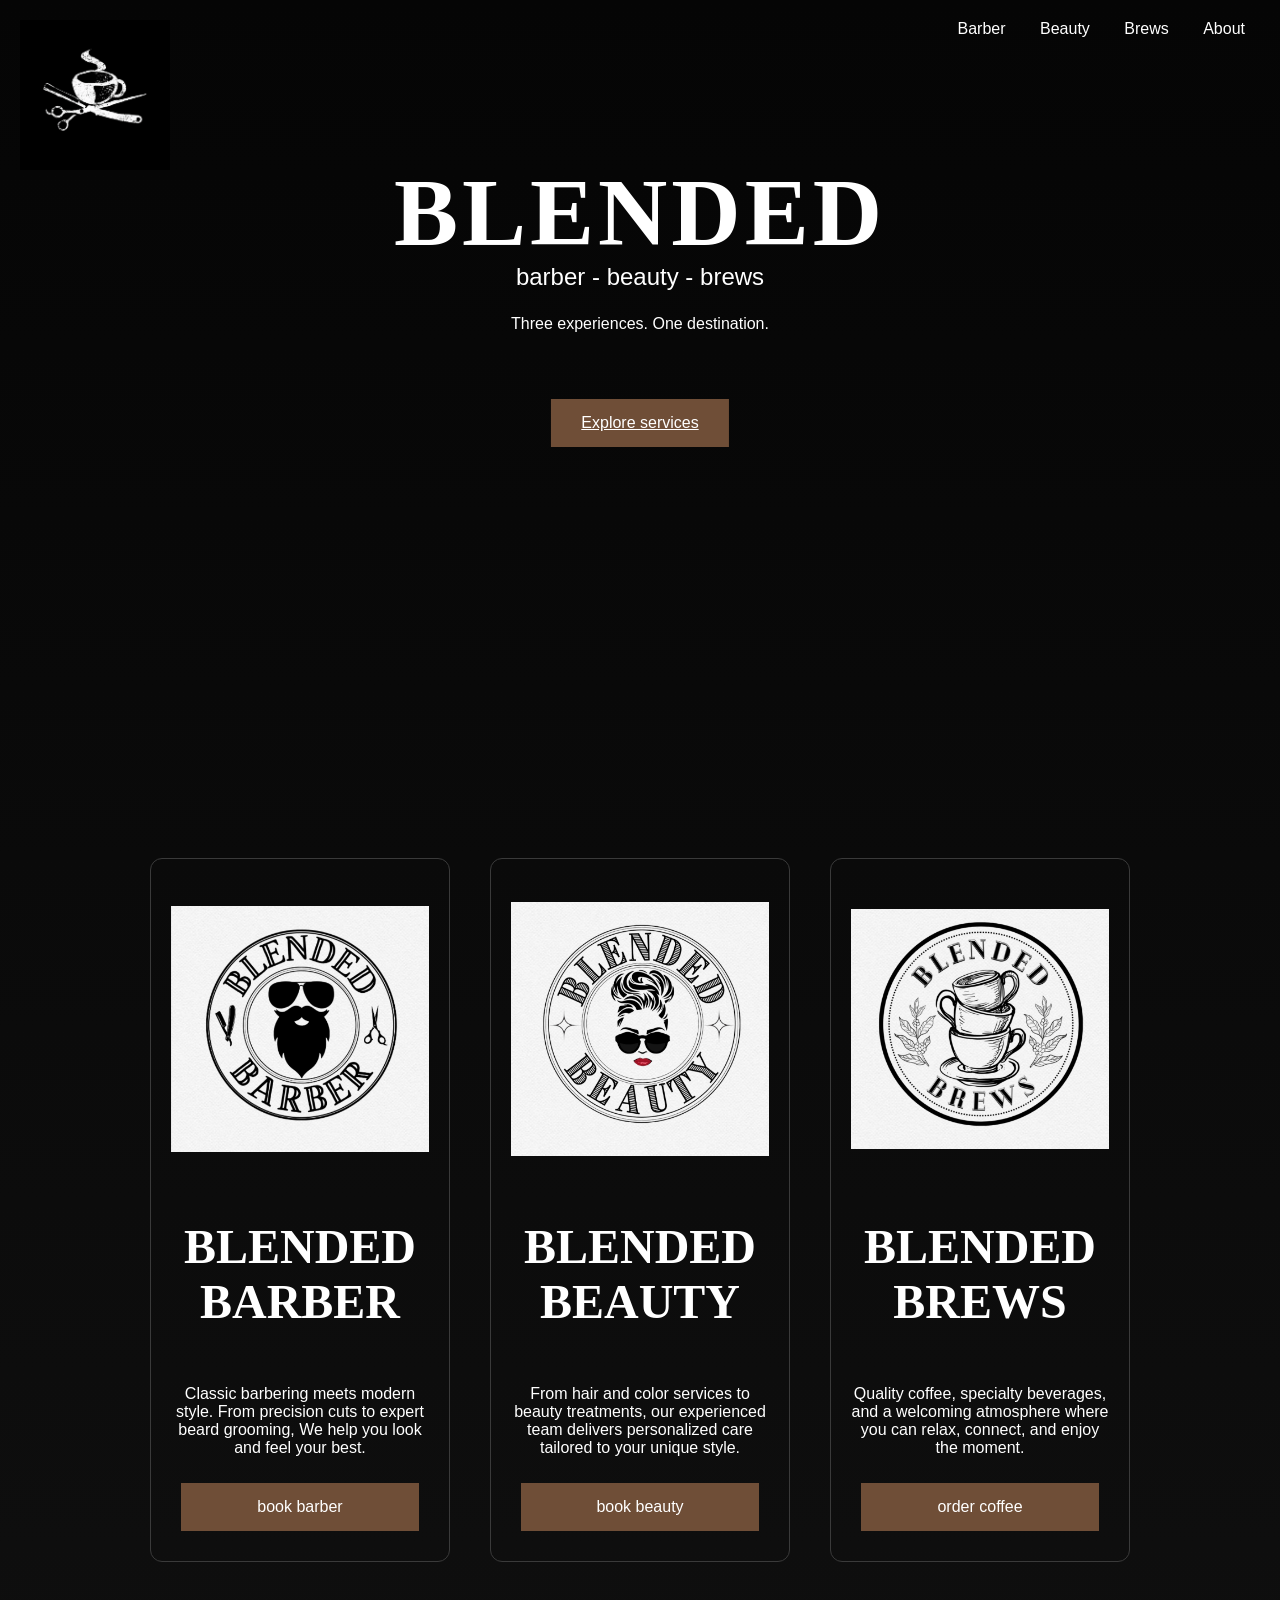
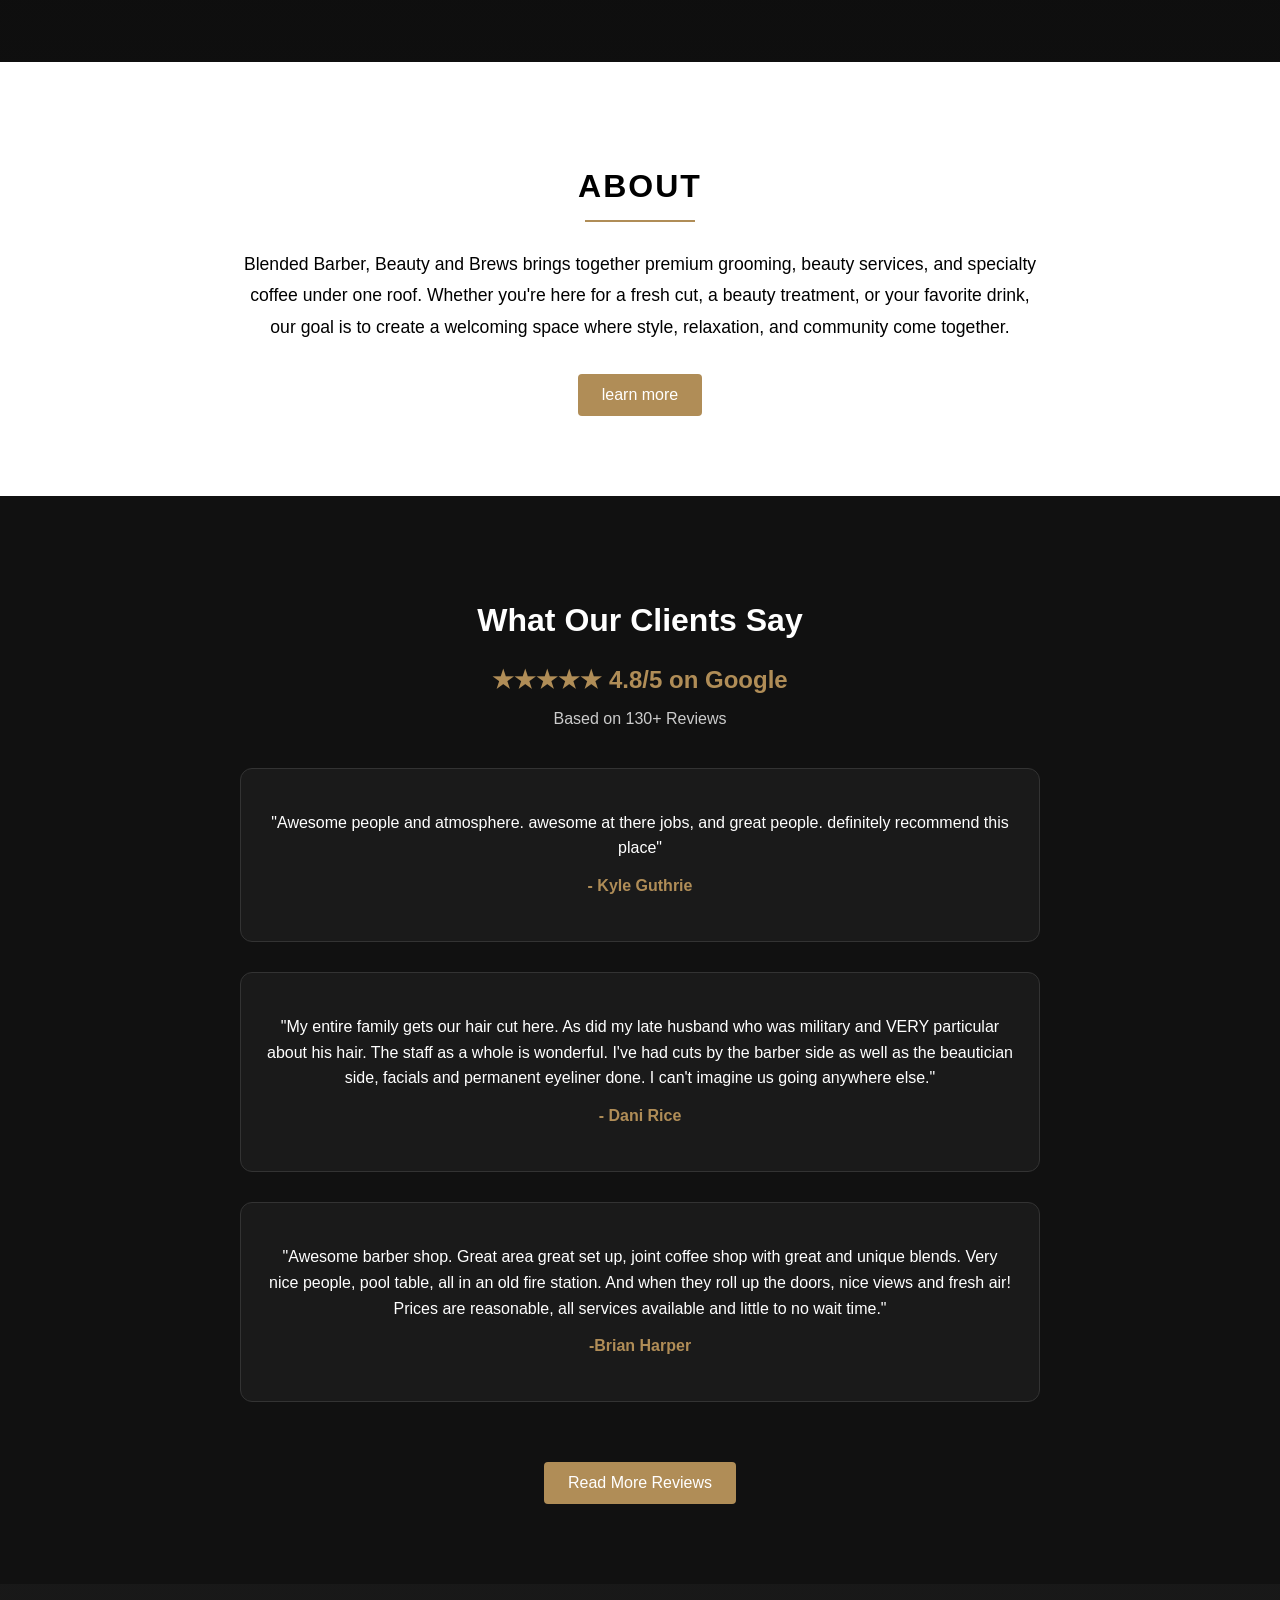
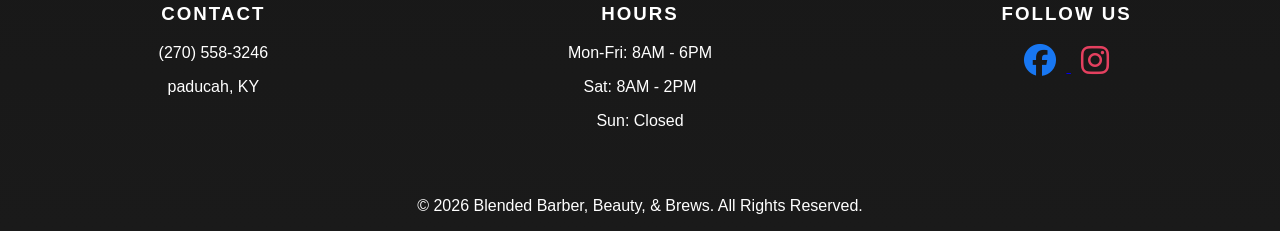
<file: index.html>
<!DOCTYPE html>
<html lang="en">
    
   
 <head>  
        <meta charset="UTF-8">
        <meta name="viewport" content="width=device-width, initial-scale=1.0">
        <title>BLENDED BARBER BEAUTY & BREWS</title>
        <link href="https://fonts.googleeapis.com/css2?family=Bodoni+Moda : wght@700&display=swap" rel="stylesheet">
        <link rel="stylesheet" href="style.css">
        <link rel="stylesheet" href="https://cdnjs.cloudflare.com/ajax/libs/font-awesome/6.5.2/css/all.min.css">
        
</head>

<body>
    <img class="logo" src="images/blended.logo.PNG" alt="blended logo">

<nav>

        <a href="#">Barber</a>
        <a href="#">Beauty</a>
        <a href="#">Brews</a>
        <a href="#">About</a>
</nav>

<header class="hero">
     <div class="hero-text">
         <h1>BLENDED</h1>  
    <div class="line">
     <p>
        <span class="barber-text">barber</span>
        <span class="barber-">-</span>
        <span class="beauty-text">beauty</span>
        <span class="beauty-">-</span>
        <span class="brews-text">brews</span>
     </p>
         </div> 
         <div class="line2">
         <p>Three experiences. One destination.</p>
      <a href="#services" class="explore-btn">Explore services</a>
    </div>
    </div>
</header>  

<section id="services">

 <div id="barber">
    <img class="service-img" src="images/barber.logo.JPG" alt="barber image">
     <h2>blended barber</h2>
     <p>Classic barbering meets modern style. From precision cuts to expert beard grooming, We help you look and feel your best.</p>
    <button>book barber</button>
 </div>

 <div id="beauty">
        <img class="service-img" src="images/beauty.logo.JPG" alt="beauty image">
        <h2>blended beauty</h2>
        <p>From hair and color services to beauty treatments, our experienced team delivers personalized care tailored to your unique style.</p>
        <button>book beauty</button>
 </div>

 <div id="brews">
        <img class="service-img" src="images/brews.logo.JPG" alt="brews image">
        <h2>blended brews</h2>
        <p>Quality coffee, specialty beverages, and a welcoming atmosphere where you can relax, connect, and enjoy the moment.</p>
        <button>order coffee</button>
 </div>

</section>

<section class="about">

    <h2>About</h2>
        <p> Blended Barber, Beauty and Brews brings together premium grooming, beauty services, and specialty coffee under one roof. Whether you're here for a fresh cut, a beauty treatment, or your favorite drink, our goal is to create a welcoming space where style, relaxation, and community come together.</p>
             <a href="about.html" class="about-btn">learn more</a>   

</section>

<section class="reviews">
    <h2>What Our Clients Say</h2>

    <div class="google-rating">
        <h3>&#9733;&#9733;&#9733;&#9733;&#9733; 4.8/5 on Google</h3>
        <p>Based on 130+ Reviews</p>    
    </div>

    <div class="review-card">
         <p>"Awesome people and atmosphere. awesome at there jobs, and great people. definitely recommend this place"</p>                                                                                                                                                                                                                                                                                                                                                 
        <h4>- Kyle Guthrie</h4>
     </div>
     <div class="review-card">
      <p>"My entire family gets our hair cut here. As did my late husband who was military and VERY particular about his hair.
The staff as a whole is wonderful. I've had cuts by the barber side as well as the beautician side, facials and permanent eyeliner done. I can't imagine us going anywhere else."</p>
        <h4>- Dani Rice</h4>
     </div>
     <div class="review-card">
        <p>"Awesome barber shop. Great area great set up, joint coffee shop with great and unique blends. Very nice people, pool table, all in an old fire station. And when they roll up the doors, nice views and fresh air! Prices are reasonable, all services available and little to no wait time."</p>
        <h4>-Brian Harper</h4>
     </div>
     <a href="https://share.google/Dy3s98vg0QgwVNsID" class="reviews-btn">
        Read More Reviews
     </a>
     
</section>

<footer class="footer">
     <div class="footer-section contact">  
        <h3>contact</h3>
        <p>(270) 558-3246</p>
        <p>paducah, KY</p>
     </div>

     <div class="footer-section hours">      
        <h3>Hours</h3>
        <p>Mon-Fri: 8AM - 6PM</p>
        <p>Sat: 8AM - 2PM</p>
        <p>Sun: Closed</p>
     </div>

     <div class="footer-section social">      
        <h3>Follow Us</h3>
        <a href="https://facebook.com/Blendedbarberlounge/" target="_blank">      
            <i class="fa-brands fa-facebook"></i>
        </a>

        <a href="https://www.instagram.com/barberbeautyandbrews/" target="_blank">     
            <i class="fa-brands fa-instagram"></i>
        </a>    
     </div>   
     <div class="copyright">
        <p>&copy; 2026 Blended Barber, Beauty, & Brews. All Rights Reserved.</p>
     </div>

</footer>


</body>

</html>
</file>
<file: style.css>
html,
body {
    width: 100%;
    max-width: 100%;
    overflow-x: hidden;
}
* {
    box-sizing: border-box;
}
body {
    background-color: #080808;
    background: linear-gradient(
        to bottom,
        #050505,
        #0f0f0f,
        #1a1a1a
    );
    color:white;
    font-family: 'Arial', sans-serif;
    margin:0;
}
button {
    background-color: #6F4E37;
    color: white;
    border: none;
    font-size:1rem;
    padding: 15px 30px;
    margin: 10px;
    cursor: pointer;
}
button:hover {
    background: #8B6B3f;
}
.explore-btn {
    background-color: #6F4E37;
    color: white;
    border: none;
    font-size:1rem;
    padding: 15px 30px;
    margin: 10px;
    cursor: pointer;
    scroll-behavior: smooth;
    display: inline-block;
    margin-top: 50px;
}
.explore-btn:hover { 
    background: #8B6B3F;
}
.hero-buttons {
   text-align: center;
   
}


.line{    
    text-align: center;
    font-size: 1.5rem;
    color:white;
    top: -10%;
    position: relative;
}


.line2 {
    font-size: 1rem;
    color:white;
    top: -10%;
    position: relative;
}
nav {
    padding: 20px;
   text-align: right;
   
}

nav a{
    color: white;
    text-decoration: none;
    margin: 0 15px;
    

}


.hero-text h1 {
    font-family:"bodoni moda", serif;
    font-size: 6rem;
    letter-spacing: 4px;
    text-transform: uppercase;
    font-weight: 700;
    color: white;
}




.hero {
    position: relative;
    width:100%;
    height: 700px;
    overflow:hidden;
}



.hero-text {
    position: absolute;
    top: 55%;
    left: 50%;
    transform: translate(-50%, -50%);
    color:white;
    text-align: center;
    height: 700px;
}
.logo {
    position: absolute;
    top: 20px;
    left: 20px;   
    width: 150px;
    height: auto;
    
}
#services {
    padding: 100px 50px;
    color:white;
    text-align: center;
    display: flex;
    justify-content: center;
    gap: 40px;
    align-items: flex-start;
    flex-wrap: wrap;
    scroll-margin-top: -50px;

}
#barber,
#beauty,
#brews {
    width: 300px;
    min-height: 625px;
    margin: 0;
    text-align: center;
    padding: 20px;
    border: 1px solid #3a3a3a;
    border-radius: 12px;
    display: flex;
    flex-direction: column;
    transition: transform 0.3s ease;
    box-sizing: border-box;
}
#barber p,
#beauty p,
#brews p {
    flex-grow: 1;
}
#barber:hover,
#beauty:hover,
#brews:hover{
    transform: translateY(-12px);
    box-shadow: 0 10px 25px rgba(255,255,255,0.1);
}
#services h2 {
    font-size: 3rem;
    text-transform: uppercase;
    font-family:"bodoni moda", serif;
}

.service-img {
    width: 100%;
    height: 300px;
    object-fit: contain;
    display: block;
}
.about h2 {
    color: black;
    font-size: 2rem;
    letter-spacing: 2px;
    text-transform: uppercase;
}
.about h2::after {
    content: "";
    display: block;
    width: 110px;
    height: 2px;
    background: #b08d57;
    margin: 15px auto 0;
}
.about {
    background-color: white;
    padding: 80px 20px;
    text-align: center;
}
.about p {
    color: black;
    font-size: 1.1rem;
    line-height: 1.8;
    max-width: 800px;
    margin: 0 auto;
}
.about-btn {
    display: inline-block;
    margin-top: 30px;
    padding: 12px 24px;
    background-color: #b08d57;
    color: white;
    text-decoration: none;
    border-radius: 4px;
}
.about-btn:hover{
    opacity: 0.9;
    transform: translateY(-2px);
}
.reviews {
    text-align: center;
    padding: 80px 20px;
    background:#111;
    box-sizing: border-box;
}

.reviews h2 {
    font-size: 2rem;
}
.review-card{
    background: #1a1a1a;
    max-width:800px;
    margin: 30px auto;
    padding: 25px;
    border-radius: 12px;
    border:1px solid #333;
    transition: transform 0.3s ease;
    box-sizing: border-box;
}
.review-card:hover { 
    transform: translateY(-5px);
}
.review-card p {
    color: white;
    line-height: 1.6;
    overflow-wrap: break-word;
    word-wrap: break-word;
    word-break: break-word;
}
.review-card h4 {
    color: #b08d57;
    margin-top: 15px;
}
.google-rating {
    text-align: center;
    margin: 25px 0 40px;
    margin-bottom: 40px;
}
.google-rating h3 {
    color: #b08d57;
    font-size: 1.5rem;
    margin-bottom: 5px;
}
.google-rating p {
    color: #ccc;
}
.reviews-btn {
    display: inline-block;
    margin-top: 30px;
    padding: 12px 24px;
    background-color: #b08d57;
    color: white;
    text-decoration: none;
    border-radius: 4px;
    box-sizing: border-box;
}
.footer {
    text-align: center;
    display: grid;
    grid-template-columns: repeat(3, 1fr);
}

.footer-section h3 {
    text-transform: uppercase;
    letter-spacing: 2px;
}
.footer-section.social i{ 
    font-size: 2rem;
    margin: 0 10px;
    transition: transform 0.3s ease;
}
.footer-section.social i:hover {
    transform: scale(1.2);
}
.fa-facebook {
    color: #1877F2;
}
.fa-instagram {
    color: #E4405F;
}
.copyright { 
    grid-column: 1 / -1;
    text-align: center;
    margin-top: 20px;
    padding-top: 15px;
}
@media (max-width: 768px) {
    .footer {
        grid-template-columns: 1fr;
        gap: 20px;
    }
    #services {
        grid-template-columns: 1fr;
    }
    .about {
        flex-direction: column;
        padding: 40px 20px;
    }
    .about p{
        font-size:1.1rem;
        line-height: 1.6;
    }
    .hero-text {
        position: static;
        transform: none;
        height: auto;
        width: 100%;
        margin: 0 auto;
        padding: 20px;
        box-sizing: border-box;
    }
    .hero-text h1 {
        font-size: 3.5rem;
        line-height: 1;
    }
    .logo {
        width: 100px;
        position: static;
        display: block;
        margin: 20px auto;
    }
    nav {
        flex-wrap: wrap;
        justify-content: center;
        gap: 15px;
        text-align: center;
    }
    

}

@media (max-width: 480px) {
    h1 {
        font-size: 2rem;
    }
    h2 {
        font-size:1.75;
    }
    .hero {
        padding: 20px;
    }
    .reviews {
        width: 100%;
    }
    .footer {
        padding: 30px 15px;
    }
}
</file>
